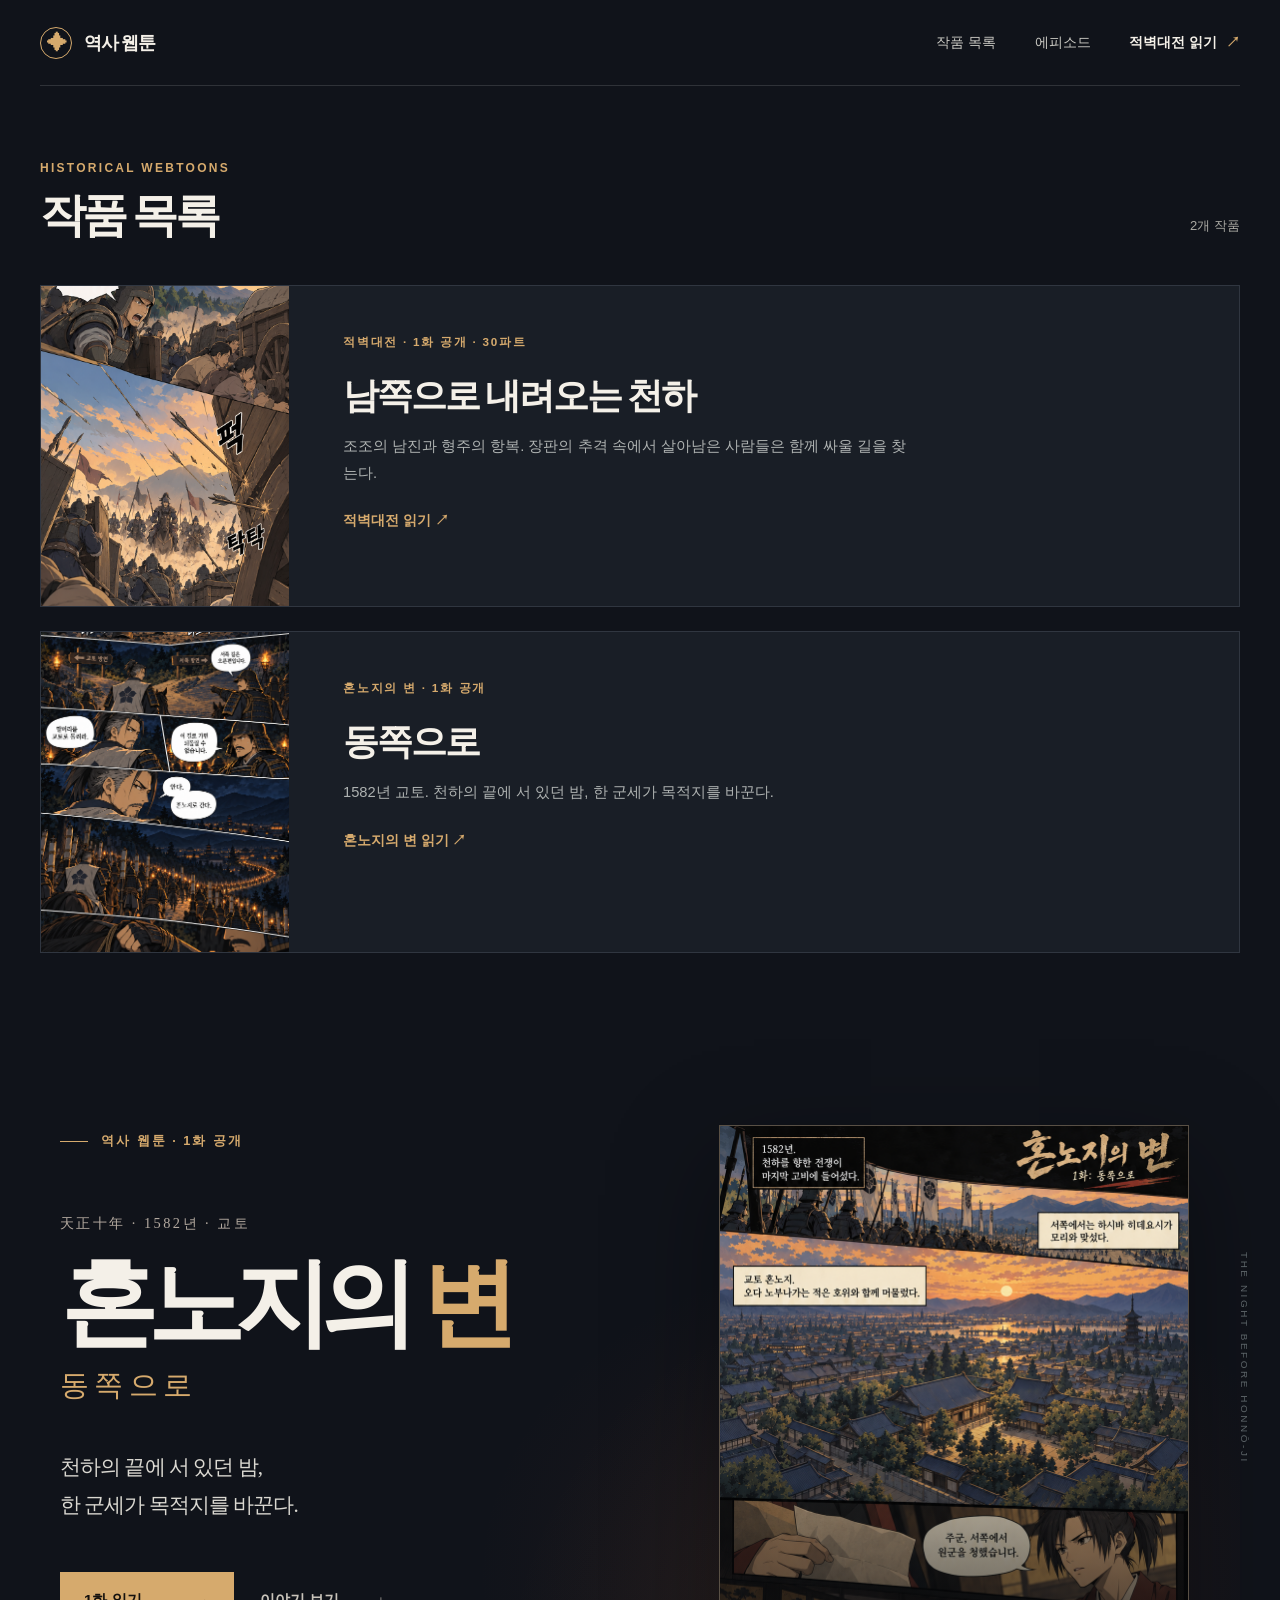
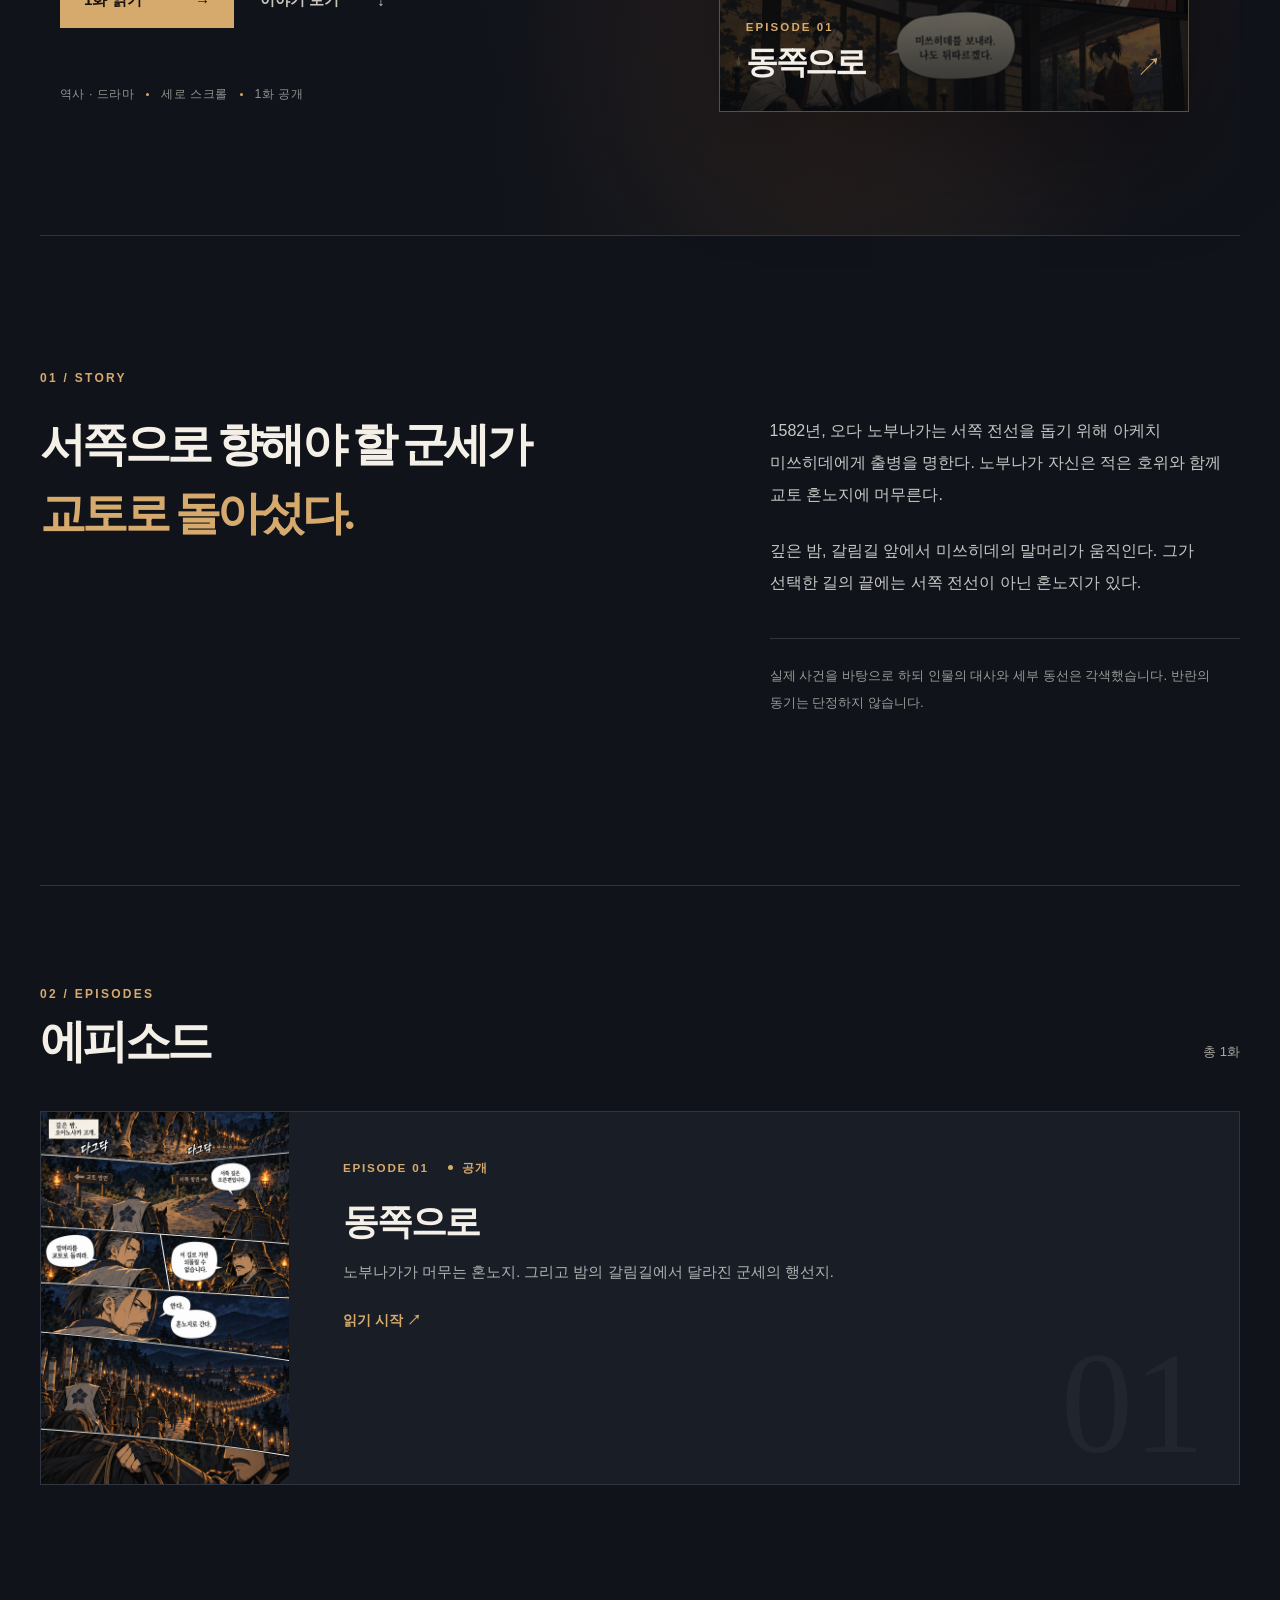
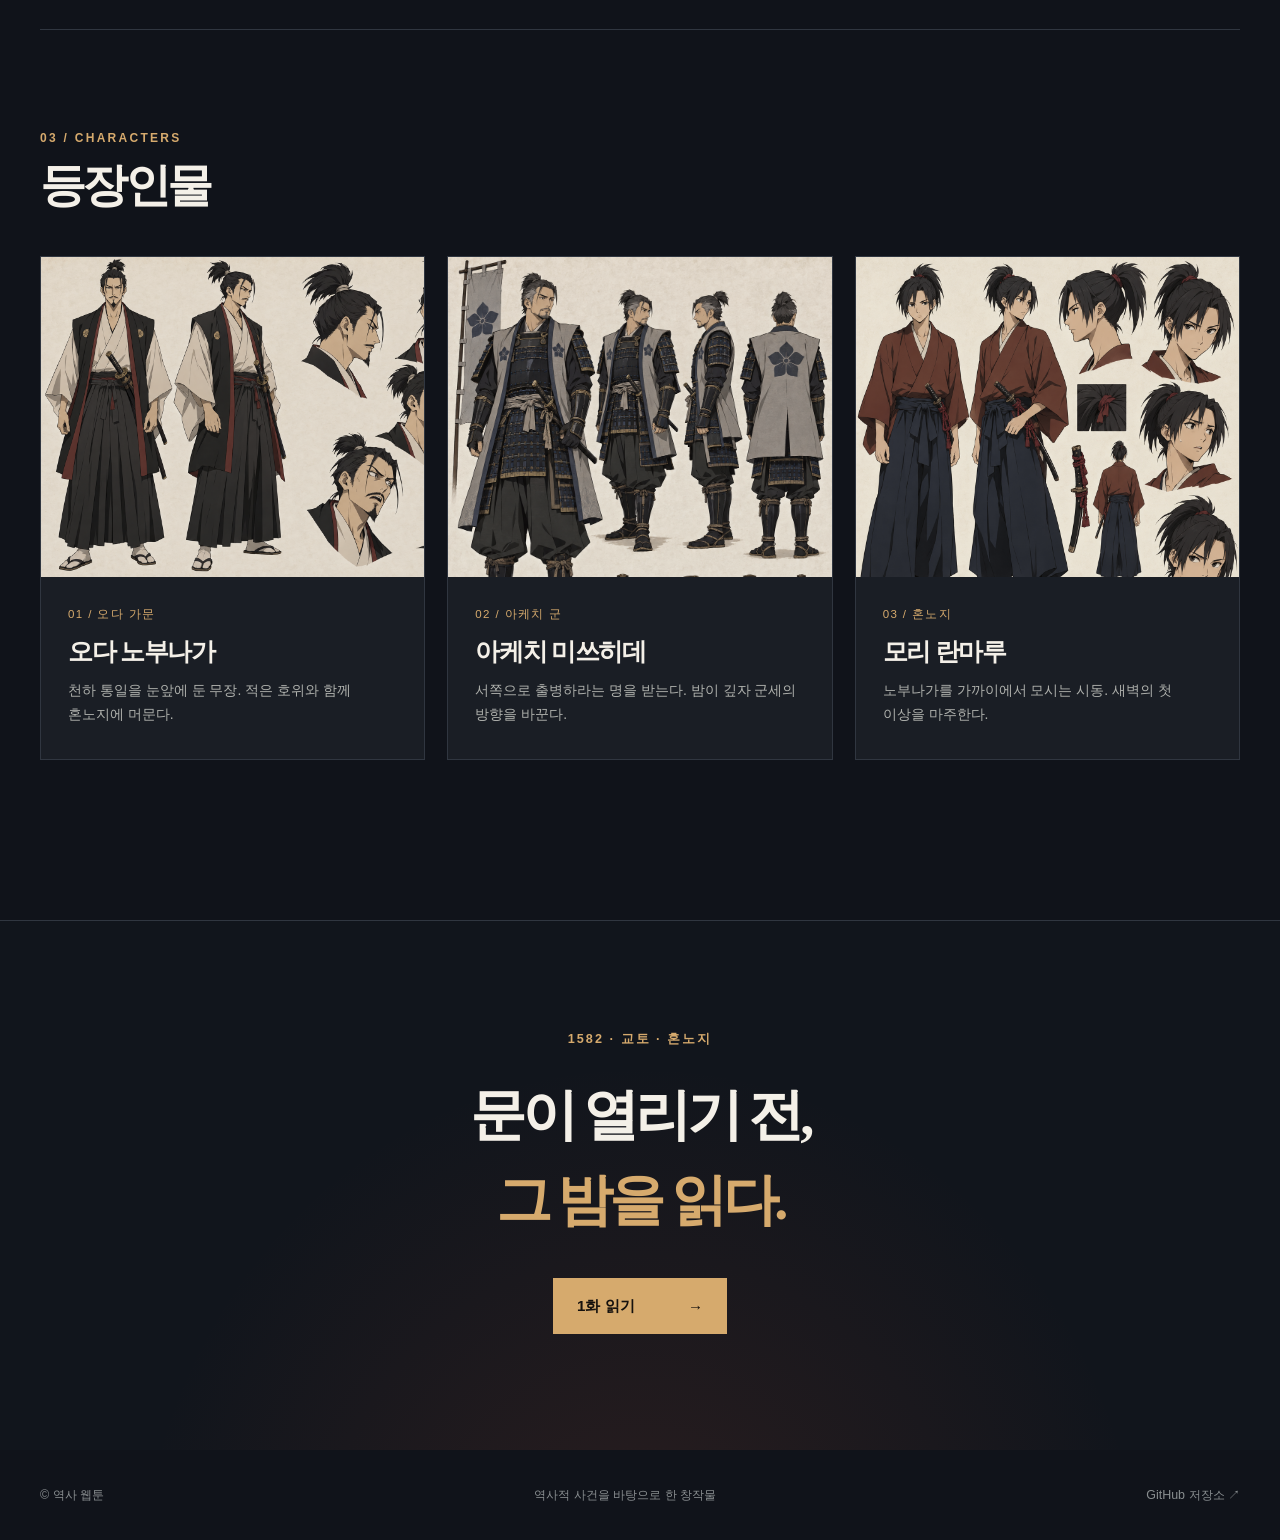
<file: index.html>
<!doctype html>
<html lang="ko">
<head>
  <meta charset="utf-8">
  <meta name="viewport" content="width=device-width, initial-scale=1">
  <meta name="theme-color" content="#10131a">
  <meta name="description" content="역사 웹툰 적벽대전과 혼노지의 변을 세로 스크롤로 읽어 보세요. 적벽대전 1화 30파트 공개.">
  <meta property="og:type" content="website">
  <meta property="og:title" content="역사 웹툰 | 적벽대전 · 혼노지의 변">
  <meta property="og:description" content="적벽대전 1화 30파트와 혼노지의 변 1화를 읽어 보세요.">
  <meta property="og:image" content="https://suke9800.github.io/honnoji-webtoon/01-제국의-끝자락.png">
  <link rel="canonical" href="https://suke9800.github.io/honnoji-webtoon/">
  <link rel="icon" type="image/svg+xml" href="favicon.svg">
  <link rel="stylesheet" href="site.css">
  <title>역사 웹툰 | 적벽대전 · 혼노지의 변</title>
</head>
<body class="home-page">
  <a class="skip-link" href="#main">본문으로 건너뛰기</a>
  <header class="site-header">
    <a class="brand" href="./" aria-label="역사 웹툰 홈">
      <span class="brand-mark" aria-hidden="true">✦</span>
      <span>역사 웹툰</span>
    </a>
    <nav aria-label="주 메뉴">
      <a href="#works">작품 목록</a>
      <a href="#episodes">에피소드</a>
      <a class="nav-read" href="red-cliffs/episode-1.html">적벽대전 읽기 <span aria-hidden="true">↗</span></a>
    </nav>
  </header>

  <main id="main">
    <section id="works" class="works-section section-shell" aria-labelledby="works-title">
      <div class="section-heading compact"><div><span class="section-number">HISTORICAL WEBTOONS</span><h2 id="works-title">작품 목록</h2></div><span class="episode-count">2개 작품</span></div>
      <div class="works-list">
        <a class="episode-card" href="red-cliffs/episode-1.html" aria-label="적벽대전 1화 남쪽으로 내려오는 천하 읽기">
          <div class="episode-thumb red-cliffs-thumb"><img src="red-cliffs/assets/part-17.png" alt="장판의 피란 대열에 쏟아지는 화살" width="724" height="2172" loading="eager"></div>
          <div class="episode-info"><span class="episode-kicker">적벽대전 · 1화 공개 · 30파트</span><h3>남쪽으로 내려오는 천하</h3><p>조조의 남진과 형주의 항복. 장판의 추격 속에서 살아남은 사람들은 함께 싸울 길을 찾는다.</p><span class="episode-read">적벽대전 읽기 ↗</span></div>
        </a>
        <a class="episode-card" href="episode-1.html" aria-label="혼노지의 변 1화 동쪽으로 읽기">
          <div class="episode-thumb"><img src="03-길이-꺾이는-밤.png" alt="밤길을 달리는 아케치 군" width="1024" height="1536" loading="lazy"></div>
          <div class="episode-info"><span class="episode-kicker">혼노지의 변 · 1화 공개</span><h3>동쪽으로</h3><p>1582년 교토. 천하의 끝에 서 있던 밤, 한 군세가 목적지를 바꾼다.</p><span class="episode-read">혼노지의 변 읽기 ↗</span></div>
        </a>
      </div>
    </section>

    <section class="hero" aria-labelledby="hero-title">
      <div class="hero-glow" aria-hidden="true"></div>
      <div class="hero-copy">
        <p class="eyebrow"><span class="eyebrow-line"></span> 역사 웹툰 · 1화 공개</p>
        <p class="hero-era">天正十年 · 1582년 · 교토</p>
        <h1 id="hero-title">혼노지의 <em>변</em></h1>
        <p class="hero-subtitle">동쪽으로</p>
        <p class="hero-lead">천하의 끝에 서 있던 밤,<br>한 군세가 목적지를 바꾼다.</p>
        <div class="hero-actions">
          <a class="button button-primary" href="episode-1.html">1화 읽기 <span aria-hidden="true">→</span></a>
          <a class="button button-text" href="#story">이야기 보기 <span aria-hidden="true">↓</span></a>
        </div>
        <div class="hero-meta" aria-label="작품 정보">
          <span>역사 · 드라마</span><span class="meta-divider" aria-hidden="true"></span>
          <span>세로 스크롤</span><span class="meta-divider" aria-hidden="true"></span>
          <span>1화 공개</span>
        </div>
      </div>
      <a class="hero-art" href="episode-1.html" aria-label="1화 동쪽으로 읽기">
        <img src="01-제국의-끝자락.png" alt="군세와 저녁의 교토가 펼쳐지는 1화 첫 장면" width="938" height="1677" fetchpriority="high">
        <span class="art-caption"><span>EPISODE 01</span><strong>동쪽으로</strong><span aria-hidden="true">↗</span></span>
      </a>
      <span class="hero-vertical" aria-hidden="true">THE NIGHT BEFORE HONNŌ-JI</span>
    </section>

    <section id="story" class="story-section section-shell" aria-labelledby="story-title">
      <div class="section-heading">
        <span class="section-number">01 / STORY</span>
        <h2 id="story-title">서쪽으로 향해야 할 군세가<br><em>교토로 돌아섰다.</em></h2>
      </div>
      <div class="story-body">
        <p>1582년, 오다 노부나가는 서쪽 전선을 돕기 위해 아케치 미쓰히데에게 출병을 명한다. 노부나가 자신은 적은 호위와 함께 교토 혼노지에 머무른다.</p>
        <p>깊은 밤, 갈림길 앞에서 미쓰히데의 말머리가 움직인다. 그가 선택한 길의 끝에는 서쪽 전선이 아닌 혼노지가 있다.</p>
        <p class="story-note">실제 사건을 바탕으로 하되 인물의 대사와 세부 동선은 각색했습니다. 반란의 동기는 단정하지 않습니다.</p>
      </div>
    </section>

    <section id="episodes" class="episodes-section section-shell" aria-labelledby="episodes-title">
      <div class="section-heading compact">
        <div><span class="section-number">02 / EPISODES</span><h2 id="episodes-title">에피소드</h2></div>
        <span class="episode-count">총 1화</span>
      </div>
      <a class="episode-card" href="episode-1.html" aria-label="1화 동쪽으로 읽기">
        <div class="episode-thumb"><img src="03-길이-꺾이는-밤.png" alt="밤길을 달리는 아케치 군" width="1024" height="1536" loading="lazy"></div>
        <div class="episode-info">
          <span class="episode-kicker">EPISODE 01 <span class="live-dot"></span> 공개</span>
          <h3>동쪽으로</h3>
          <p>노부나가가 머무는 혼노지. 그리고 밤의 갈림길에서 달라진 군세의 행선지.</p>
          <span class="episode-read">읽기 시작 <span aria-hidden="true">↗</span></span>
        </div>
        <span class="episode-index" aria-hidden="true">01</span>
      </a>
    </section>

    <section class="cast-section section-shell" aria-labelledby="cast-title">
      <div class="section-heading compact">
        <div><span class="section-number">03 / CHARACTERS</span><h2 id="cast-title">등장인물</h2></div>
      </div>
      <div class="cast-grid">
        <article class="cast-card">
          <div class="cast-image"><img src="인물-노부나가.png" alt="오다 노부나가 인물 기준 그림" width="1536" height="1024" loading="lazy"></div>
          <div class="cast-copy"><span>01 / 오다 가문</span><h3>오다 노부나가</h3><p>천하 통일을 눈앞에 둔 무장. 적은 호위와 함께 혼노지에 머문다.</p></div>
        </article>
        <article class="cast-card">
          <div class="cast-image"><img src="인물-미쓰히데.png" alt="아케치 미쓰히데 인물 기준 그림" width="1024" height="1536" loading="lazy"></div>
          <div class="cast-copy"><span>02 / 아케치 군</span><h3>아케치 미쓰히데</h3><p>서쪽으로 출병하라는 명을 받는다. 밤이 깊자 군세의 방향을 바꾼다.</p></div>
        </article>
        <article class="cast-card">
          <div class="cast-image"><img src="인물-란마루.png" alt="모리 란마루 인물 기준 그림" width="1214" height="1296" loading="lazy"></div>
          <div class="cast-copy"><span>03 / 혼노지</span><h3>모리 란마루</h3><p>노부나가를 가까이에서 모시는 시동. 새벽의 첫 이상을 마주한다.</p></div>
        </article>
      </div>
    </section>

    <section class="closing-cta" aria-labelledby="closing-title">
      <p class="eyebrow">1582 · 교토 · 혼노지</p>
      <h2 id="closing-title">문이 열리기 전,<br><em>그 밤을 읽다.</em></h2>
      <a class="button button-primary" href="episode-1.html">1화 읽기 <span aria-hidden="true">→</span></a>
    </section>
  </main>

  <footer class="site-footer">
    <span>© 역사 웹툰</span>
    <span>역사적 사건을 바탕으로 한 창작물</span>
    <a href="https://github.com/suke9800/honnoji-webtoon" target="_blank" rel="noopener noreferrer">GitHub 저장소 <span aria-hidden="true">↗</span></a>
  </footer>
</body>
</html>
</file>
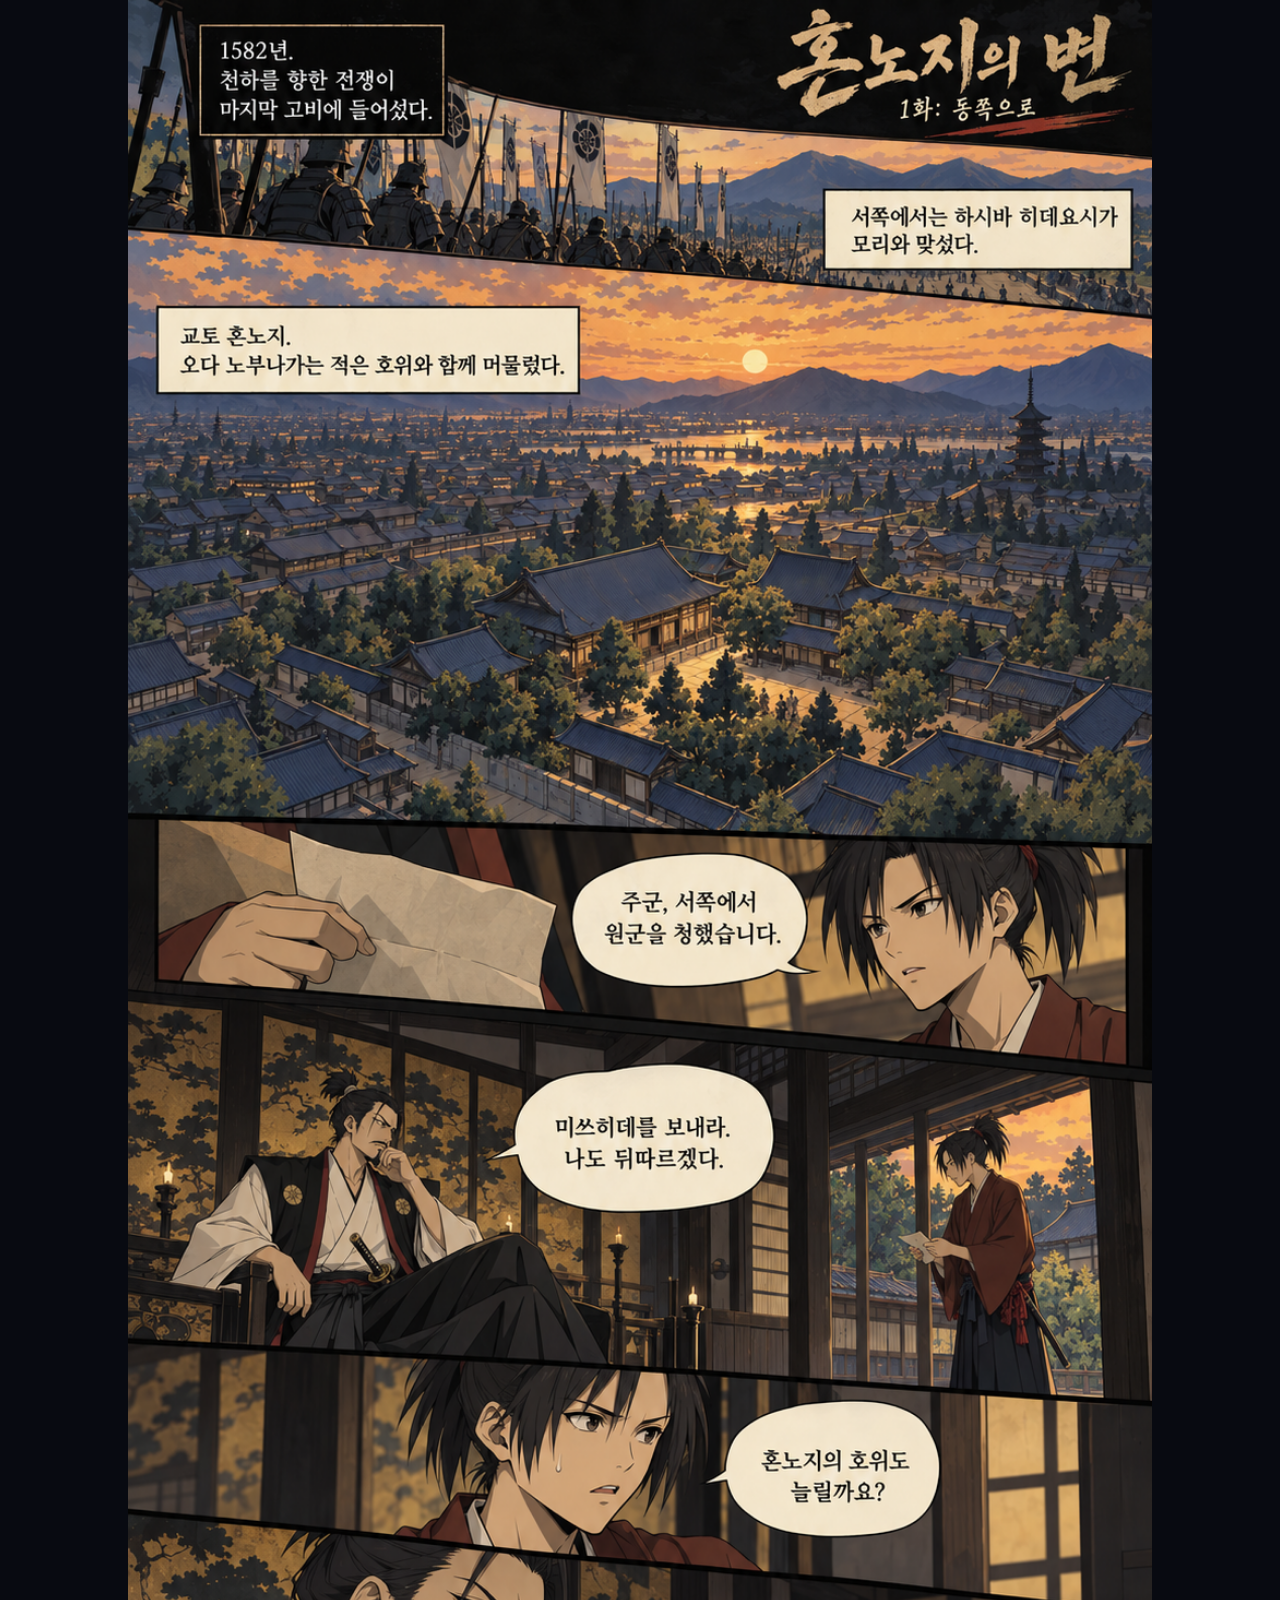
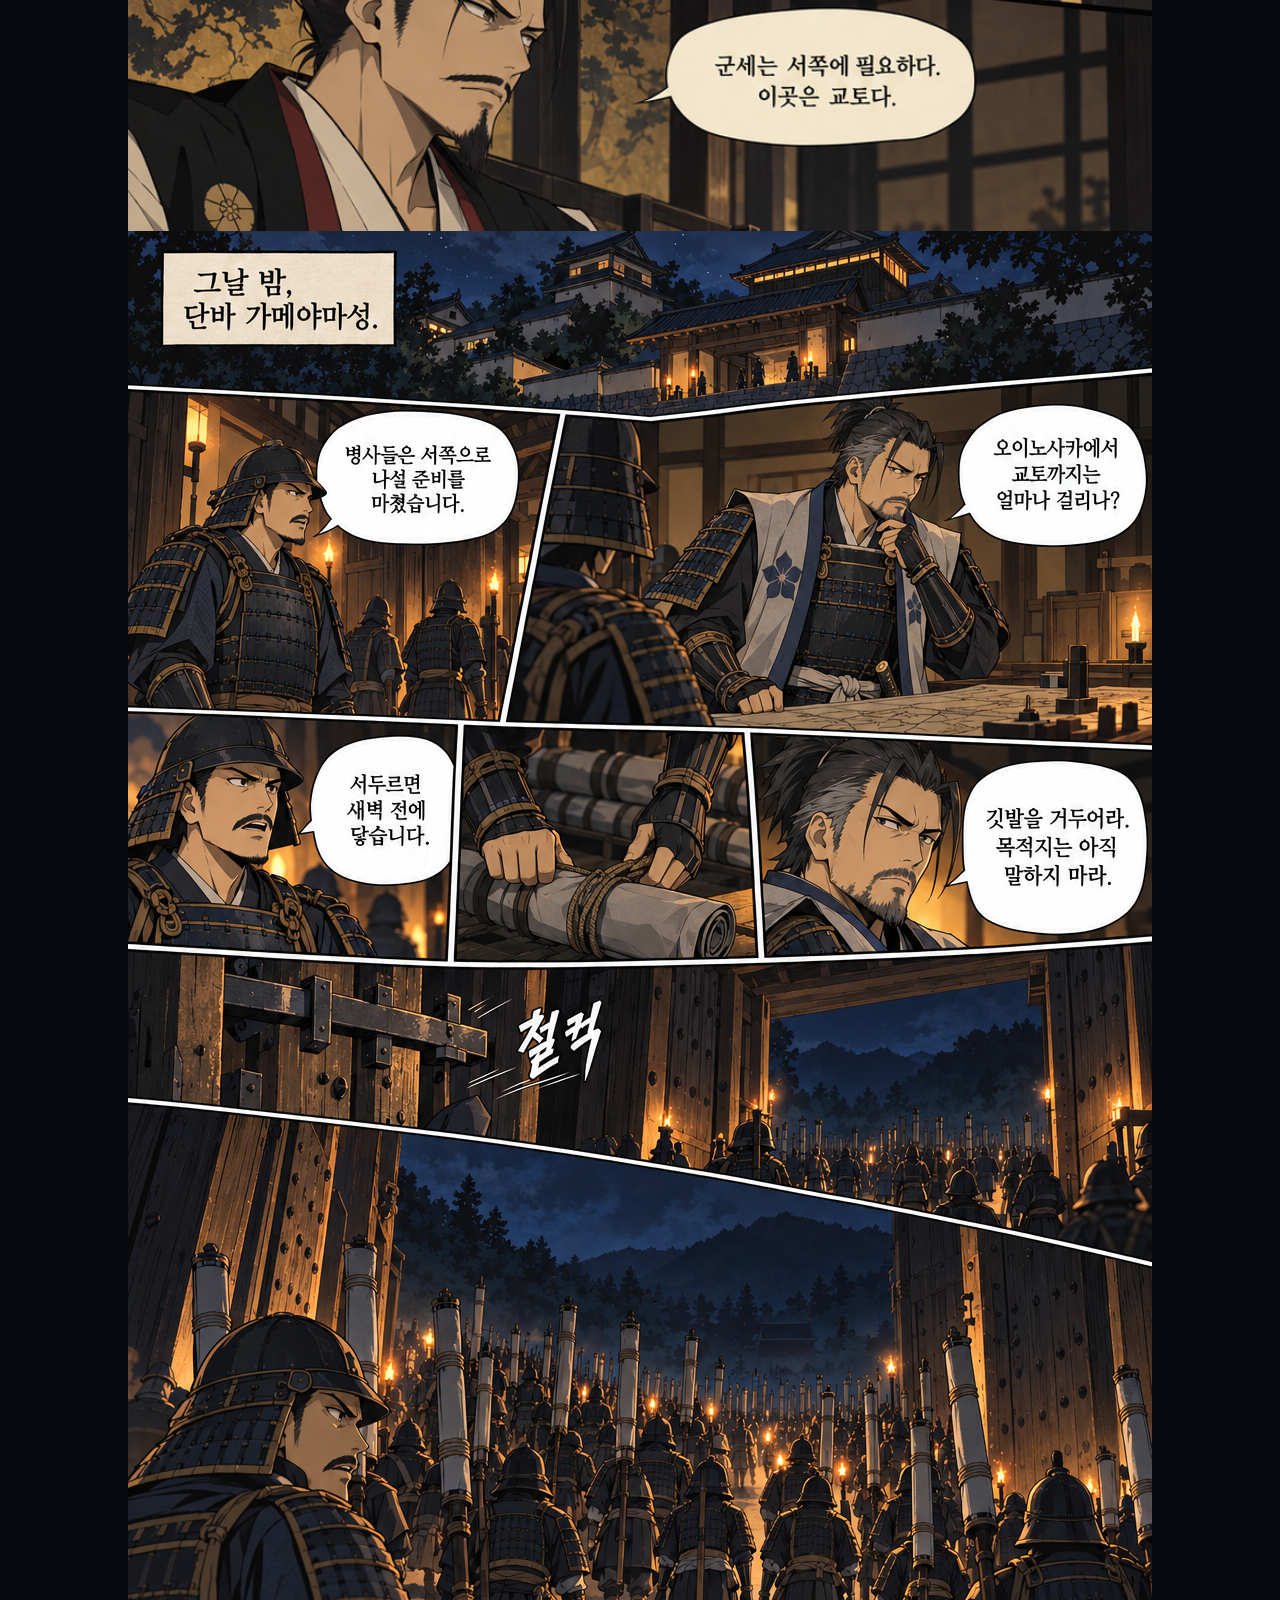
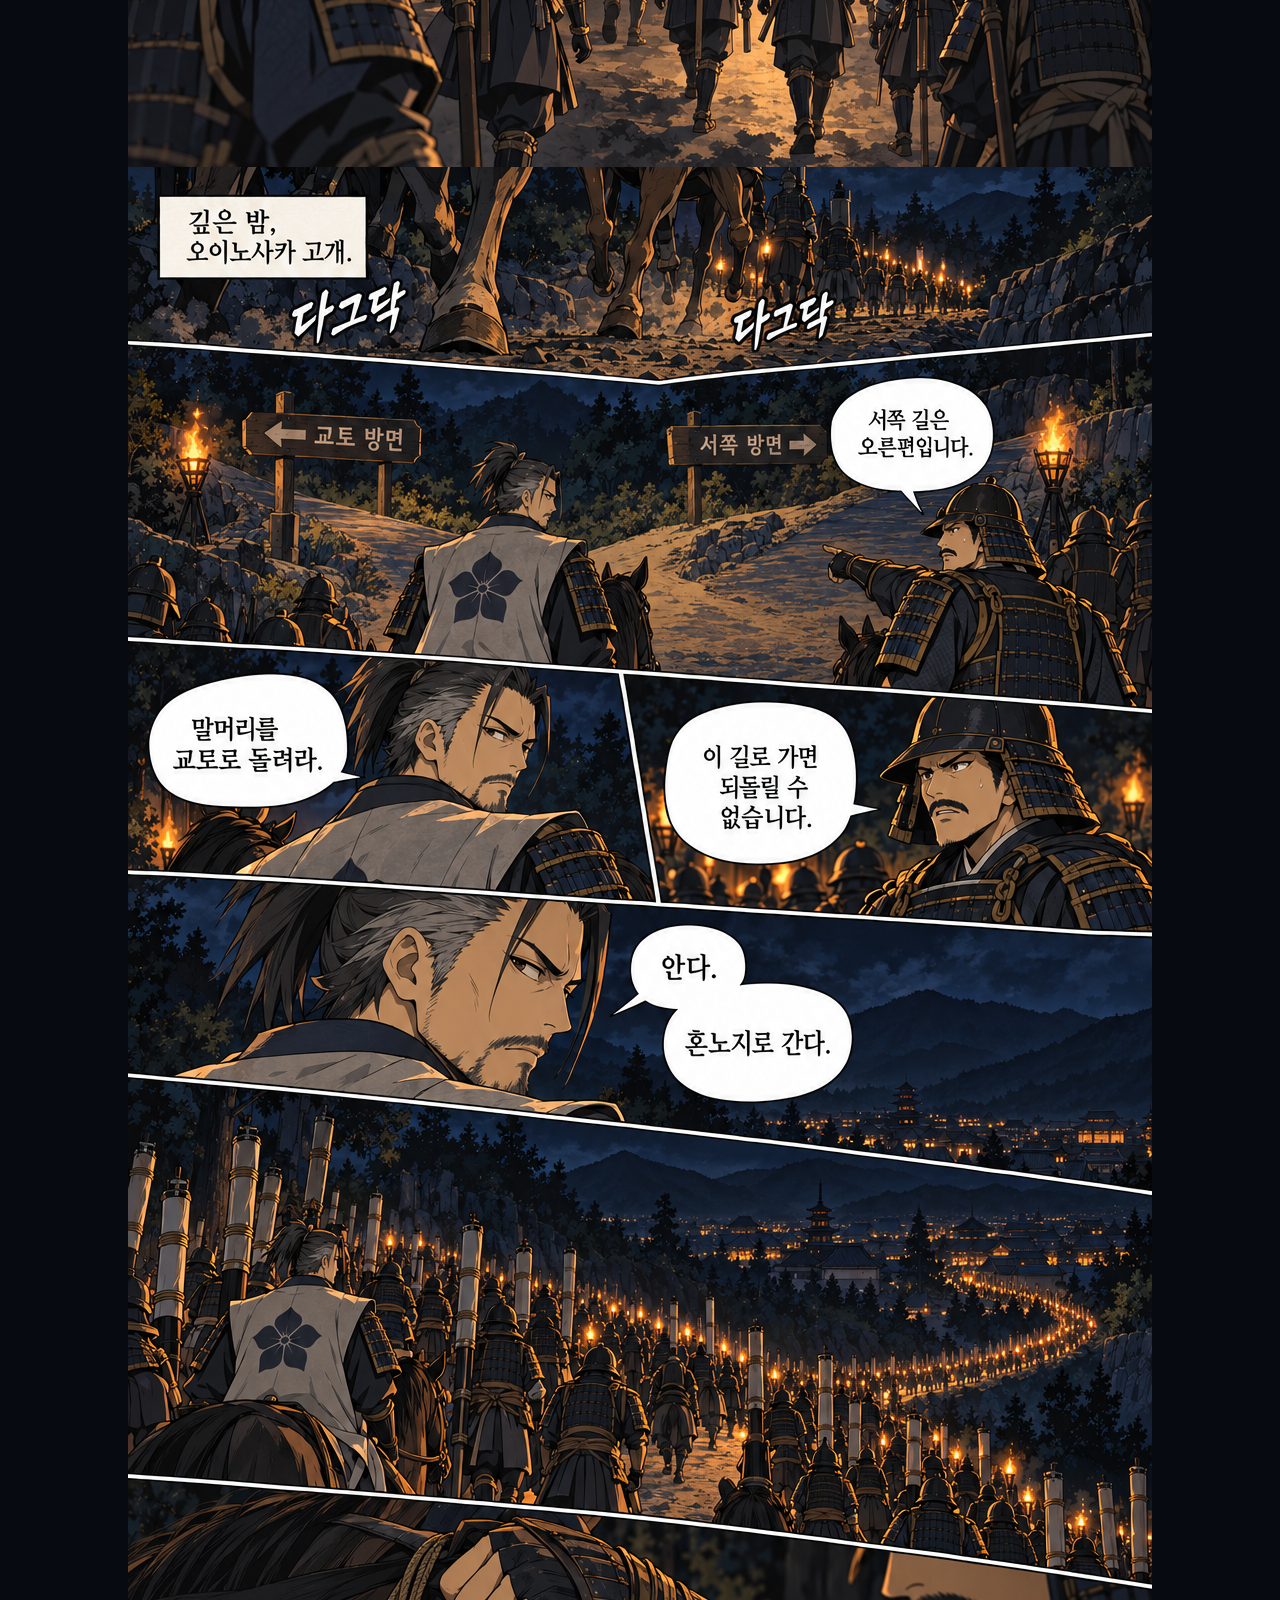
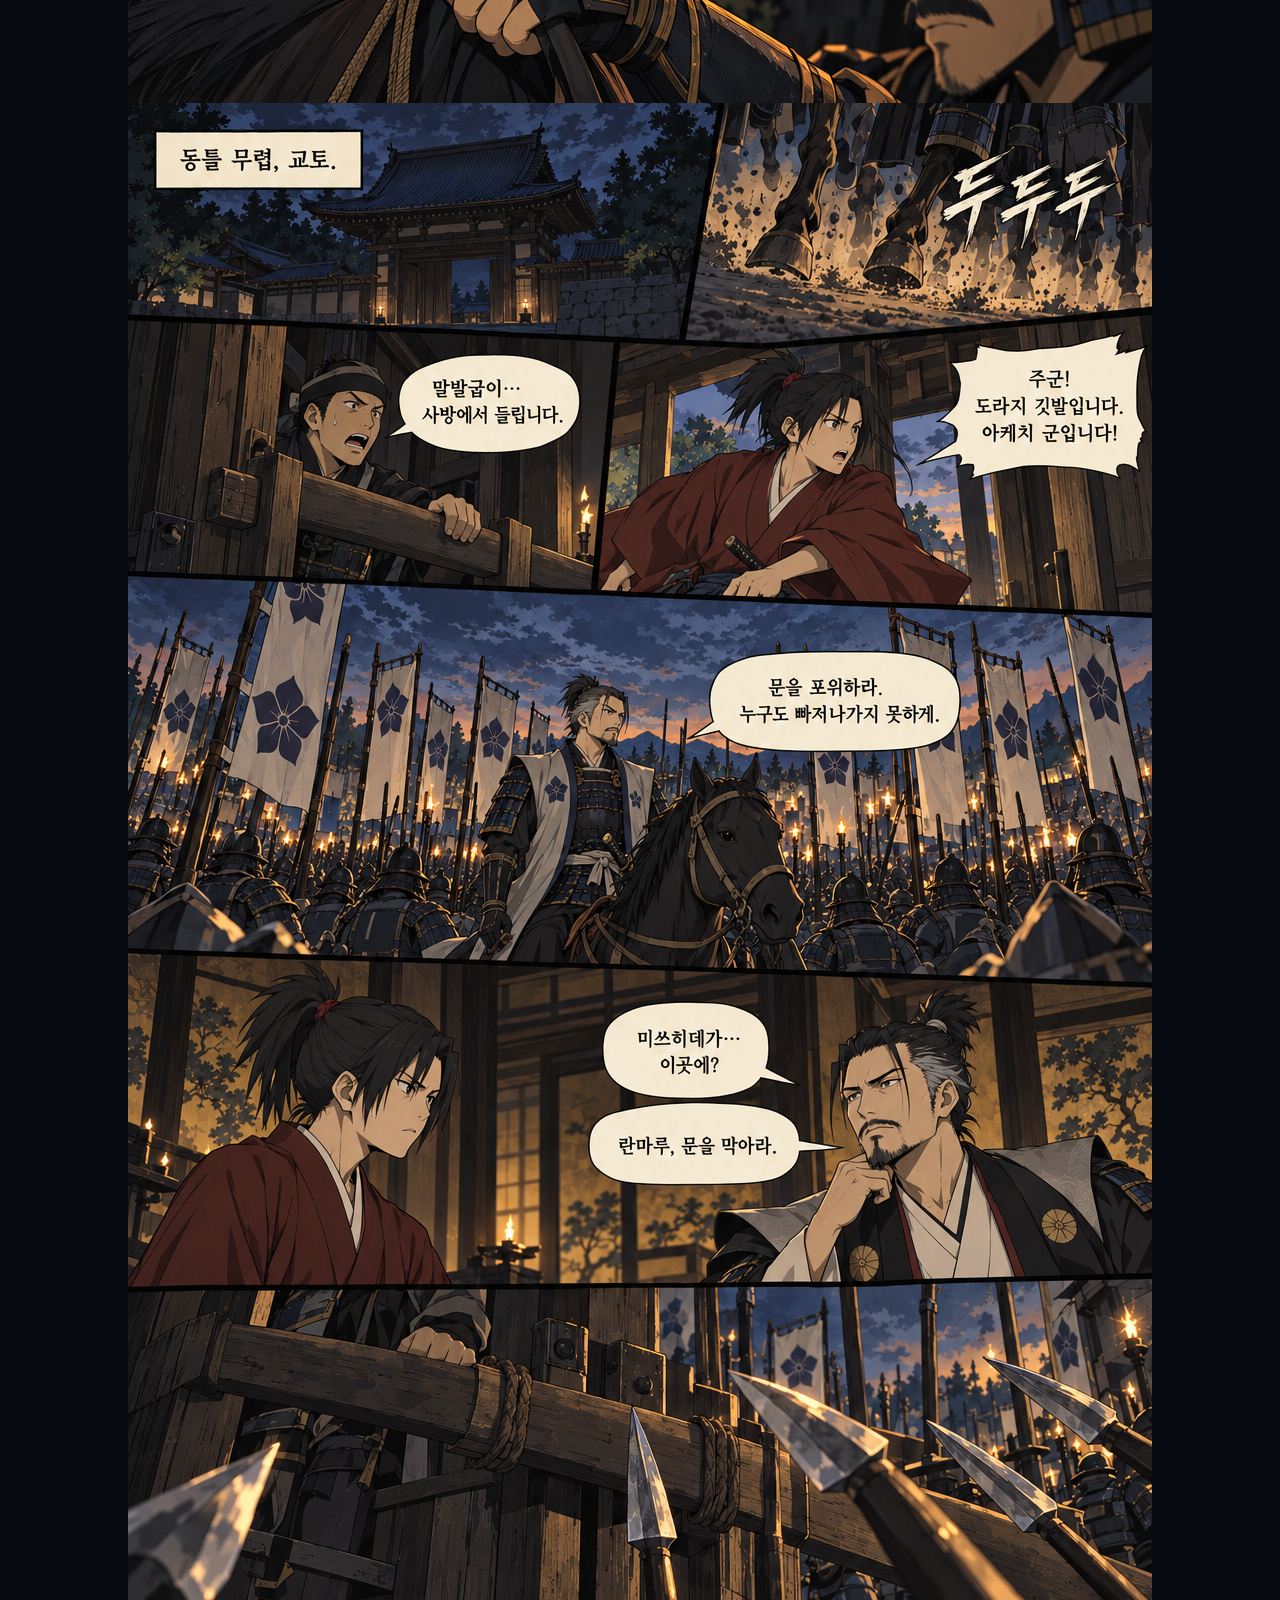
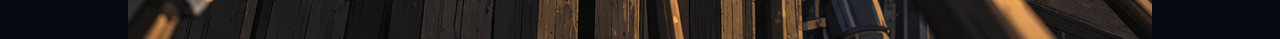
<file: 1화-보기.html>
<!doctype html>
<html lang="ko">
<head>
  <meta charset="utf-8">
  <meta name="viewport" content="width=device-width, initial-scale=1">
  <meta name="theme-color" content="#080a11">
  <title>혼노지의 변 1화 — 동쪽으로</title>
  <style>
    html { background: #080a11; }
    body { margin: 0; background: #080a11; color: #eee; }
    main { width: min(100%, 1024px); margin: 0 auto; }
    img { display: block; width: 100%; height: auto; }
  </style>
</head>
<body>
  <main aria-label="혼노지의 변 1화 — 동쪽으로">
    <img src="01-제국의-끝자락.png" alt="1582년의 전쟁과 교토 혼노지에서 노부나가가 원군을 보내기로 한다" width="1024" loading="eager">
    <img src="02-닫힌-명령.png" alt="가메야마성에서 미쓰히데가 군을 출발시킨다" width="1024" loading="lazy">
    <img src="03-길이-꺾이는-밤.png" alt="오이노사카에서 미쓰히데의 군이 교토로 방향을 바꾼다" width="1024" loading="lazy">
    <img src="04-도라지-깃발.png" alt="동틀 무렵 아케치 군이 혼노지를 포위한다" width="1024" loading="lazy">
  </main>
</body>
</html>
</file>
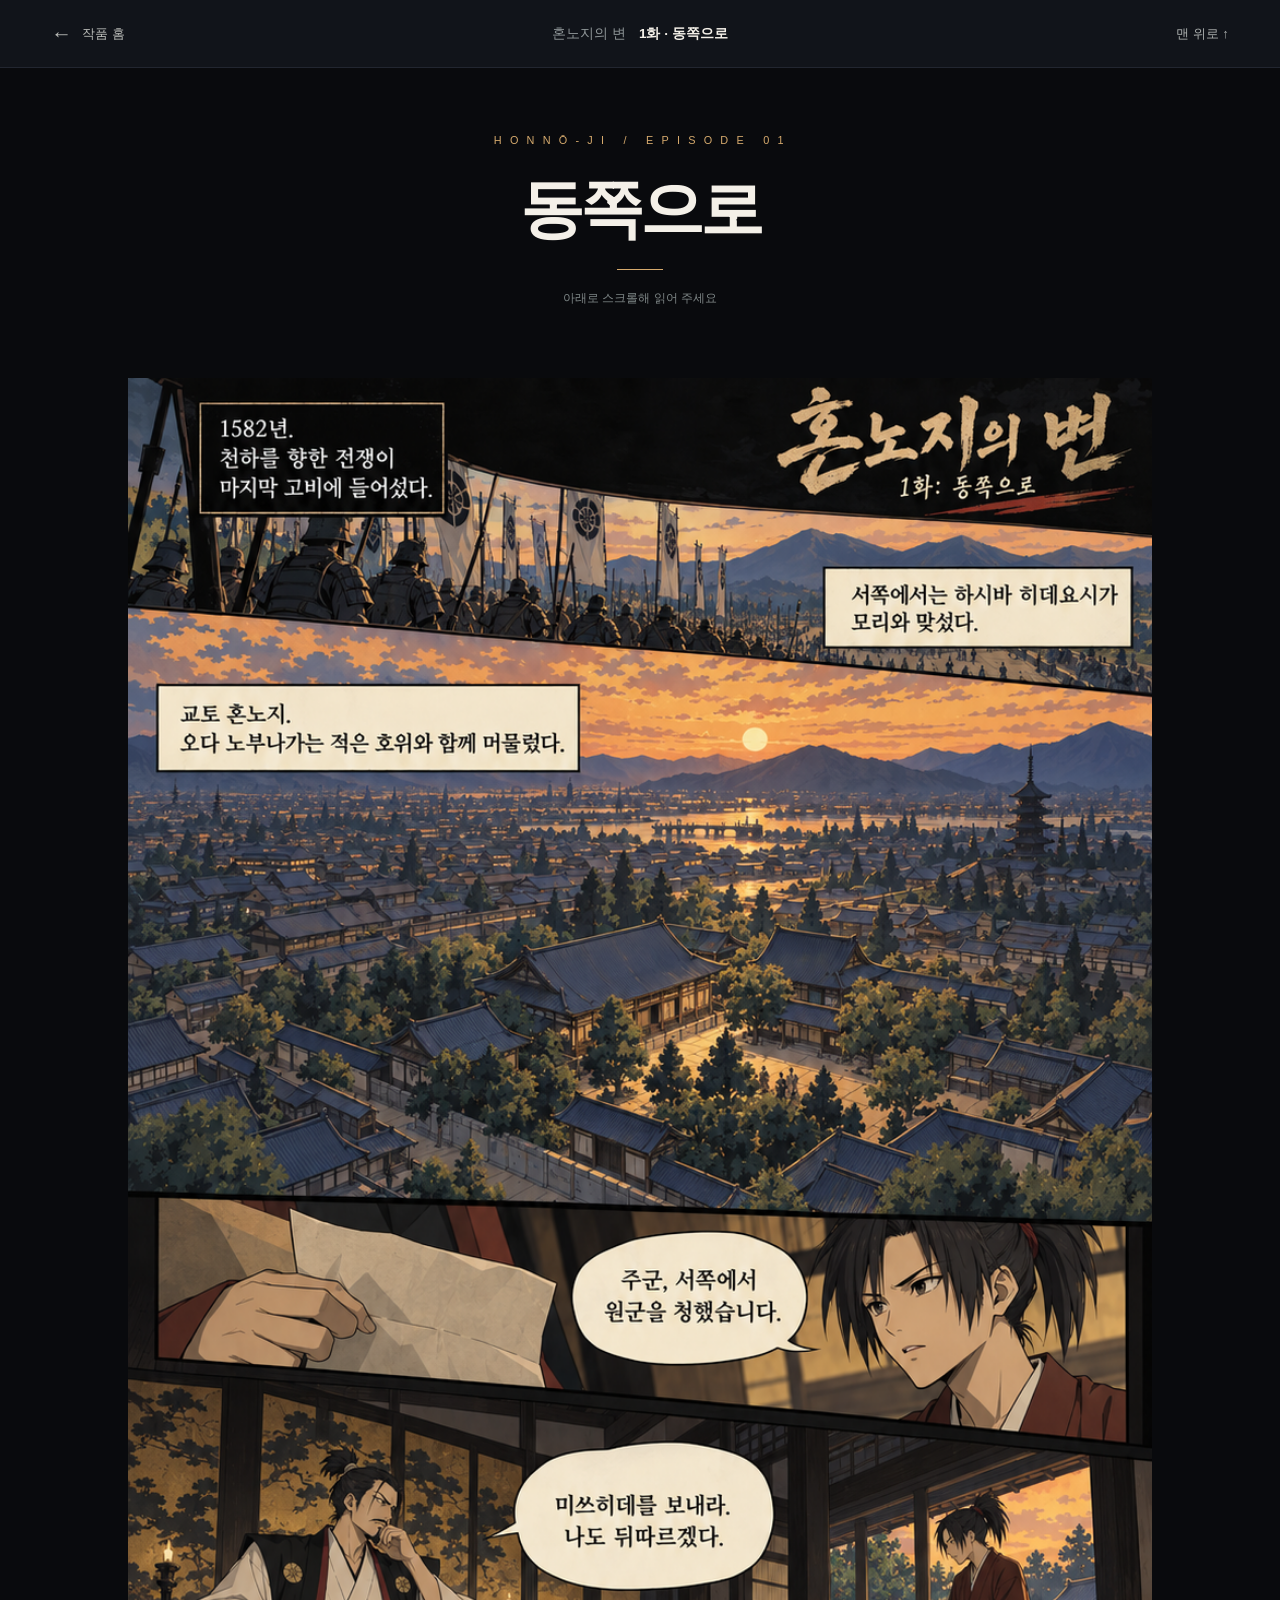
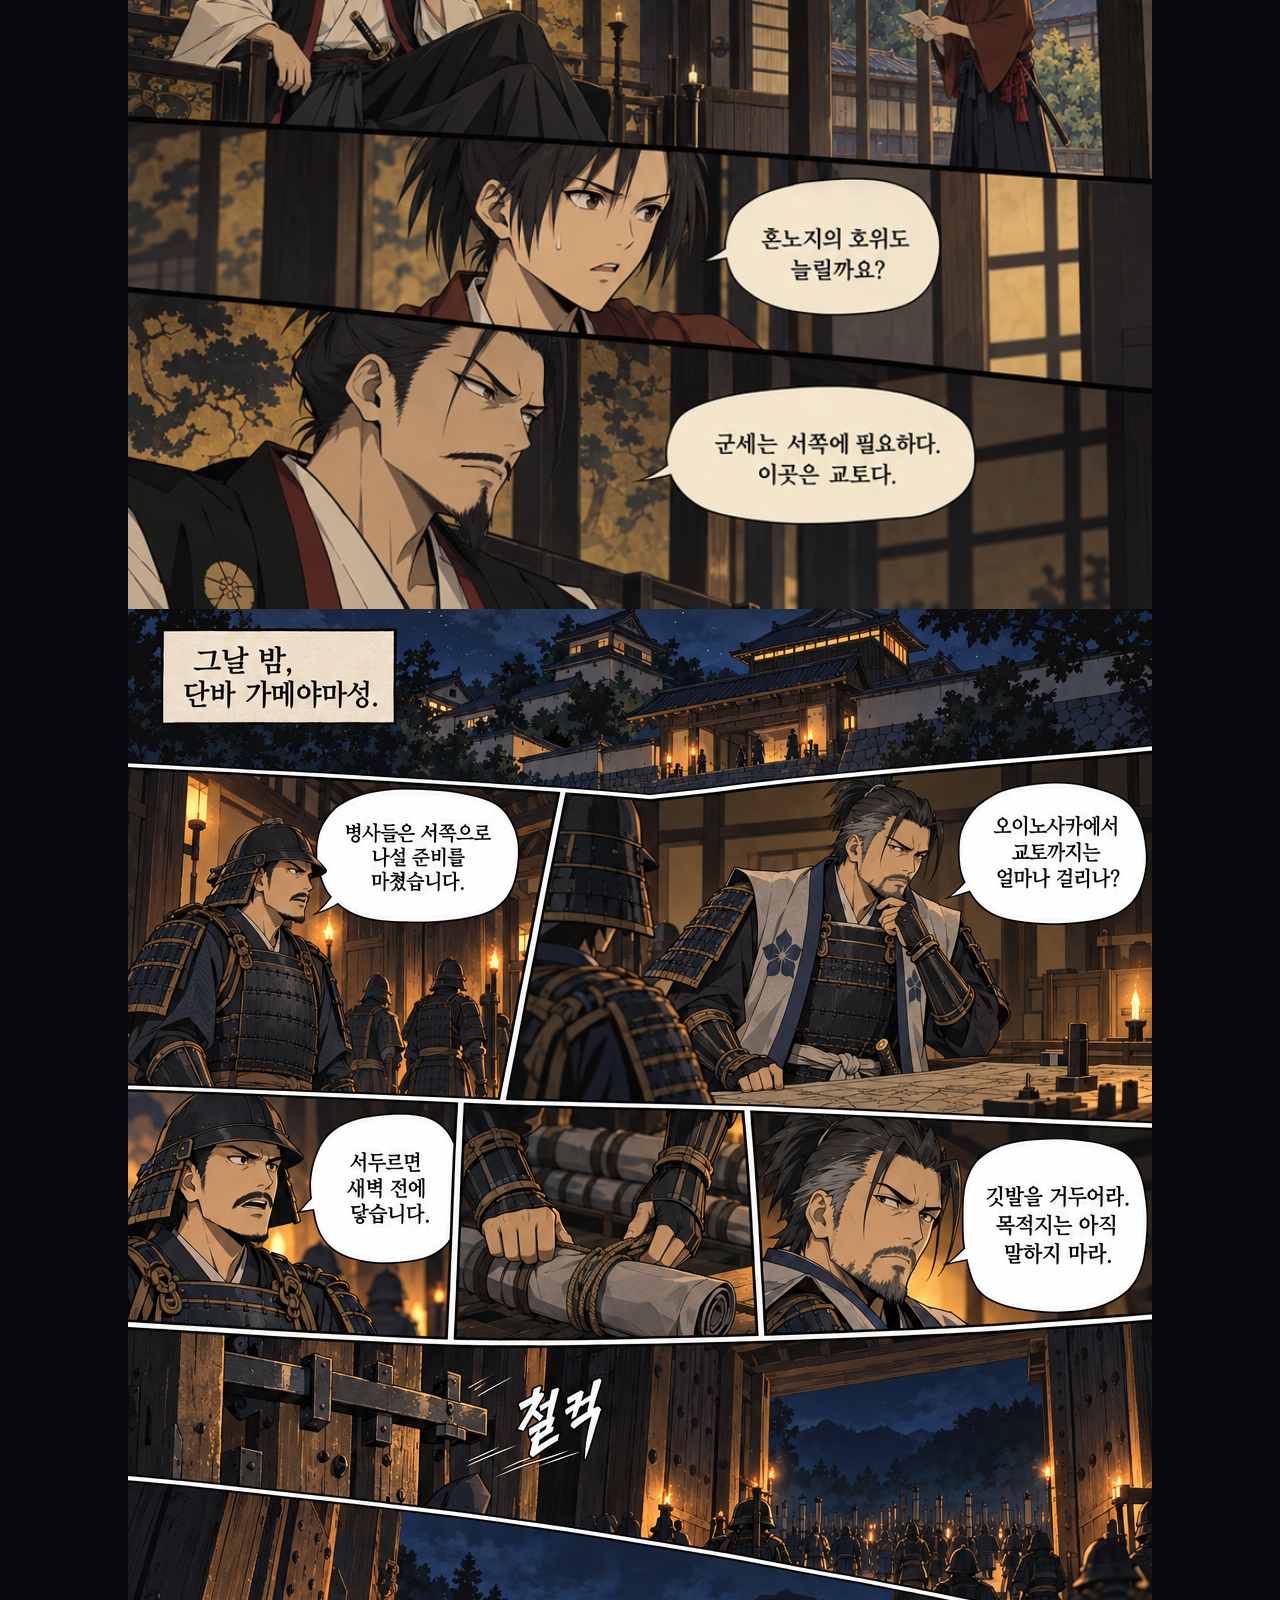
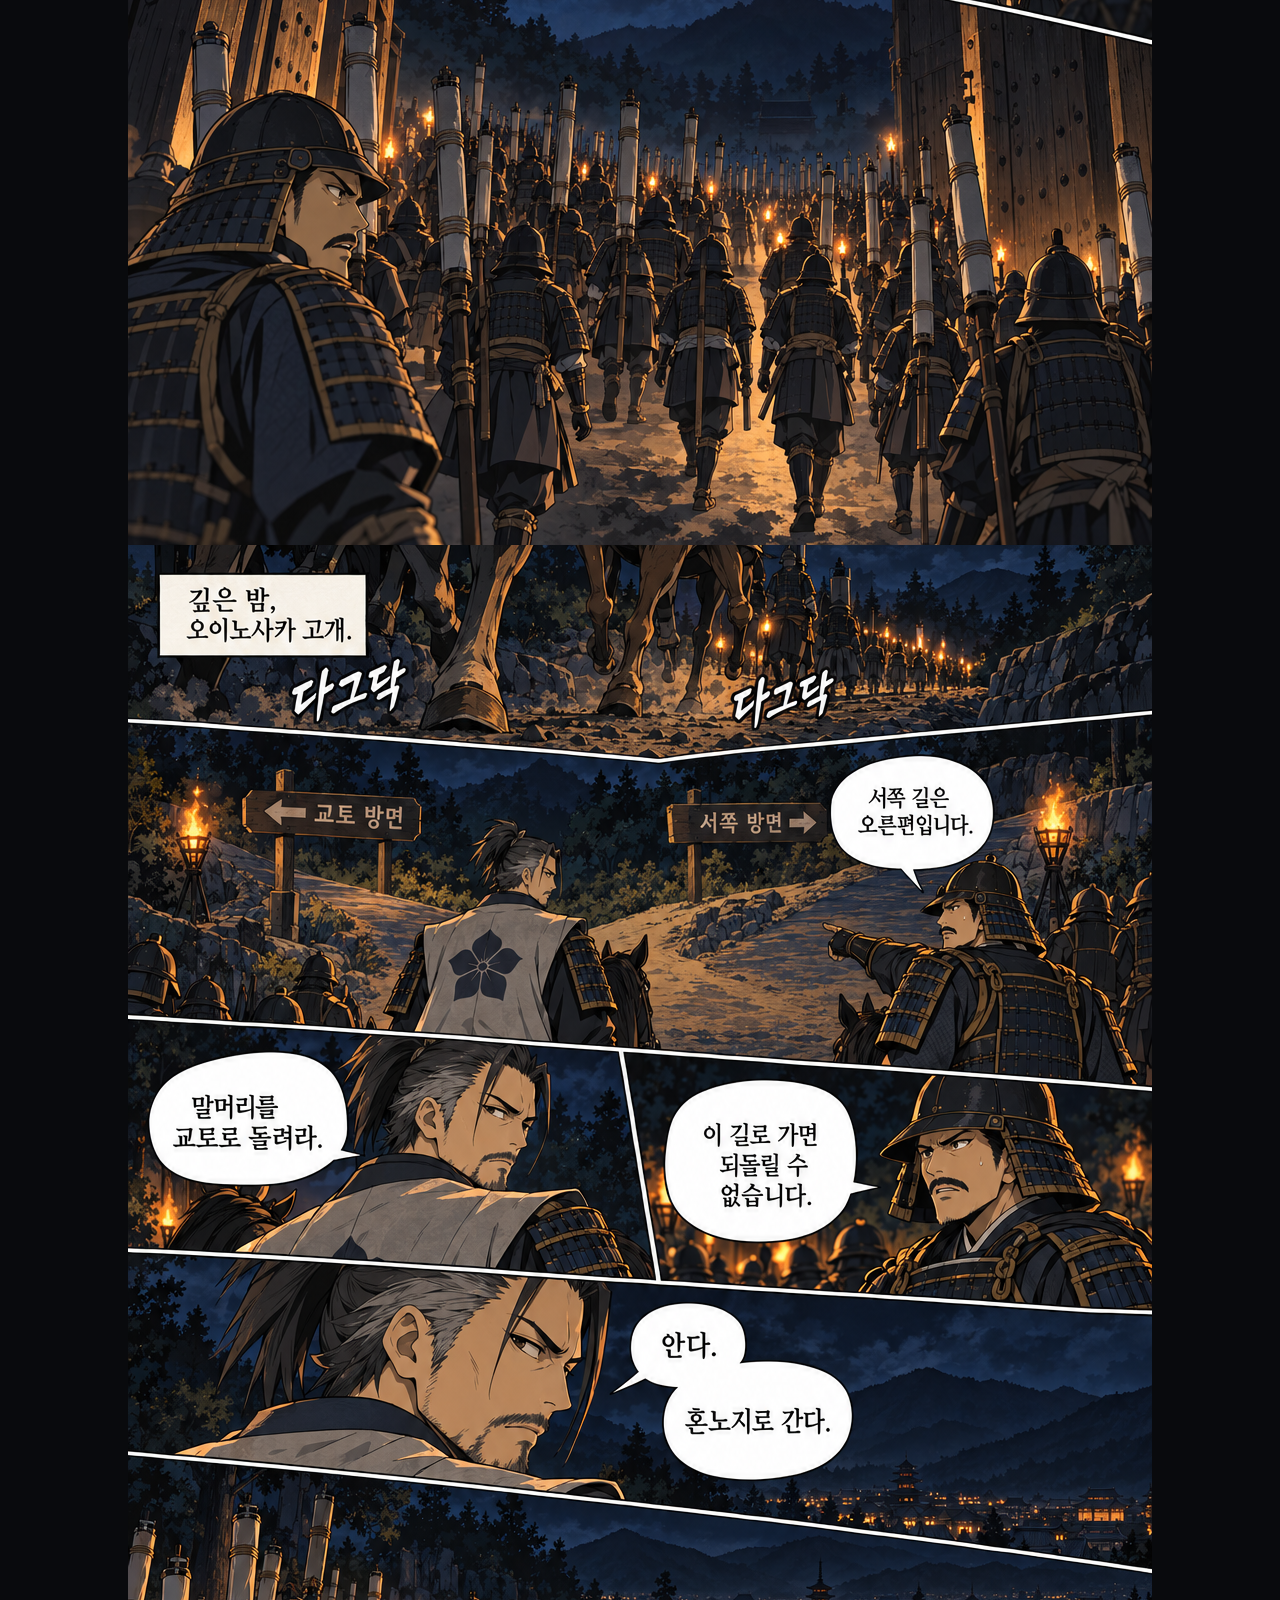
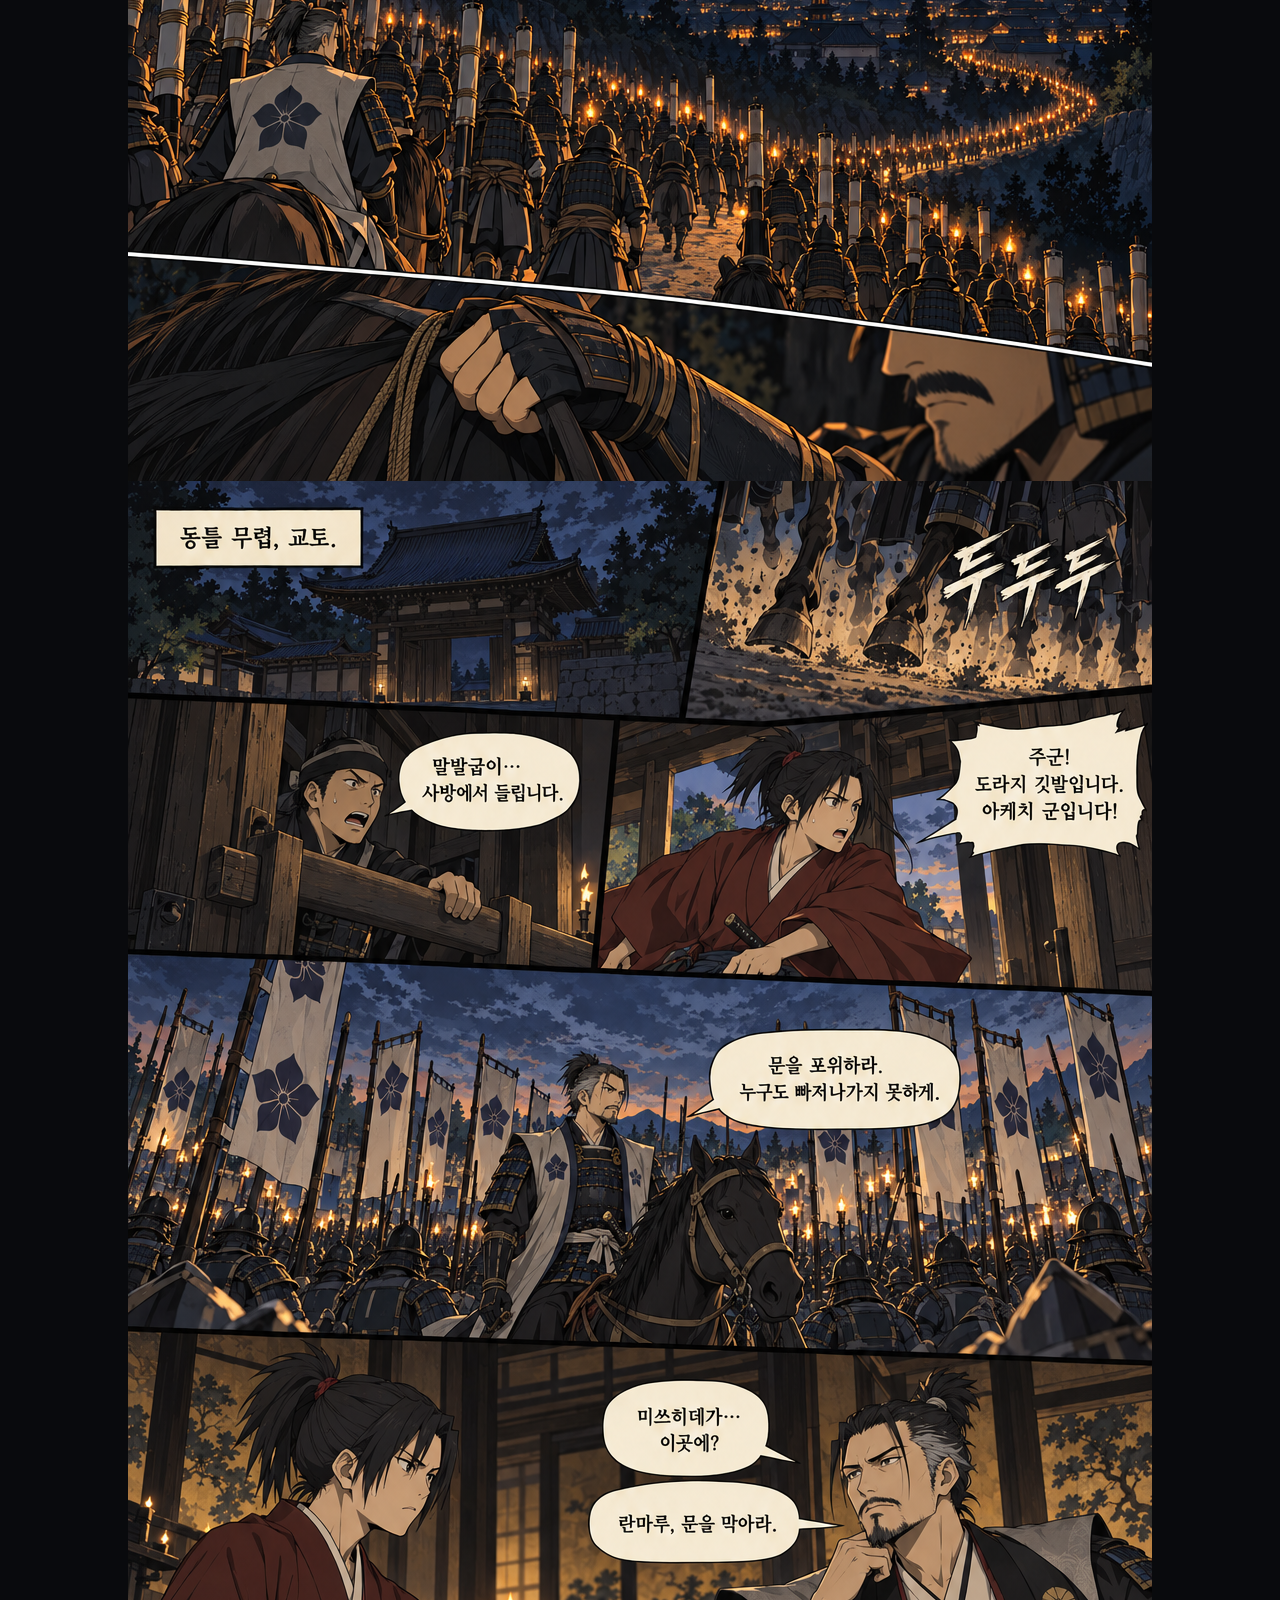
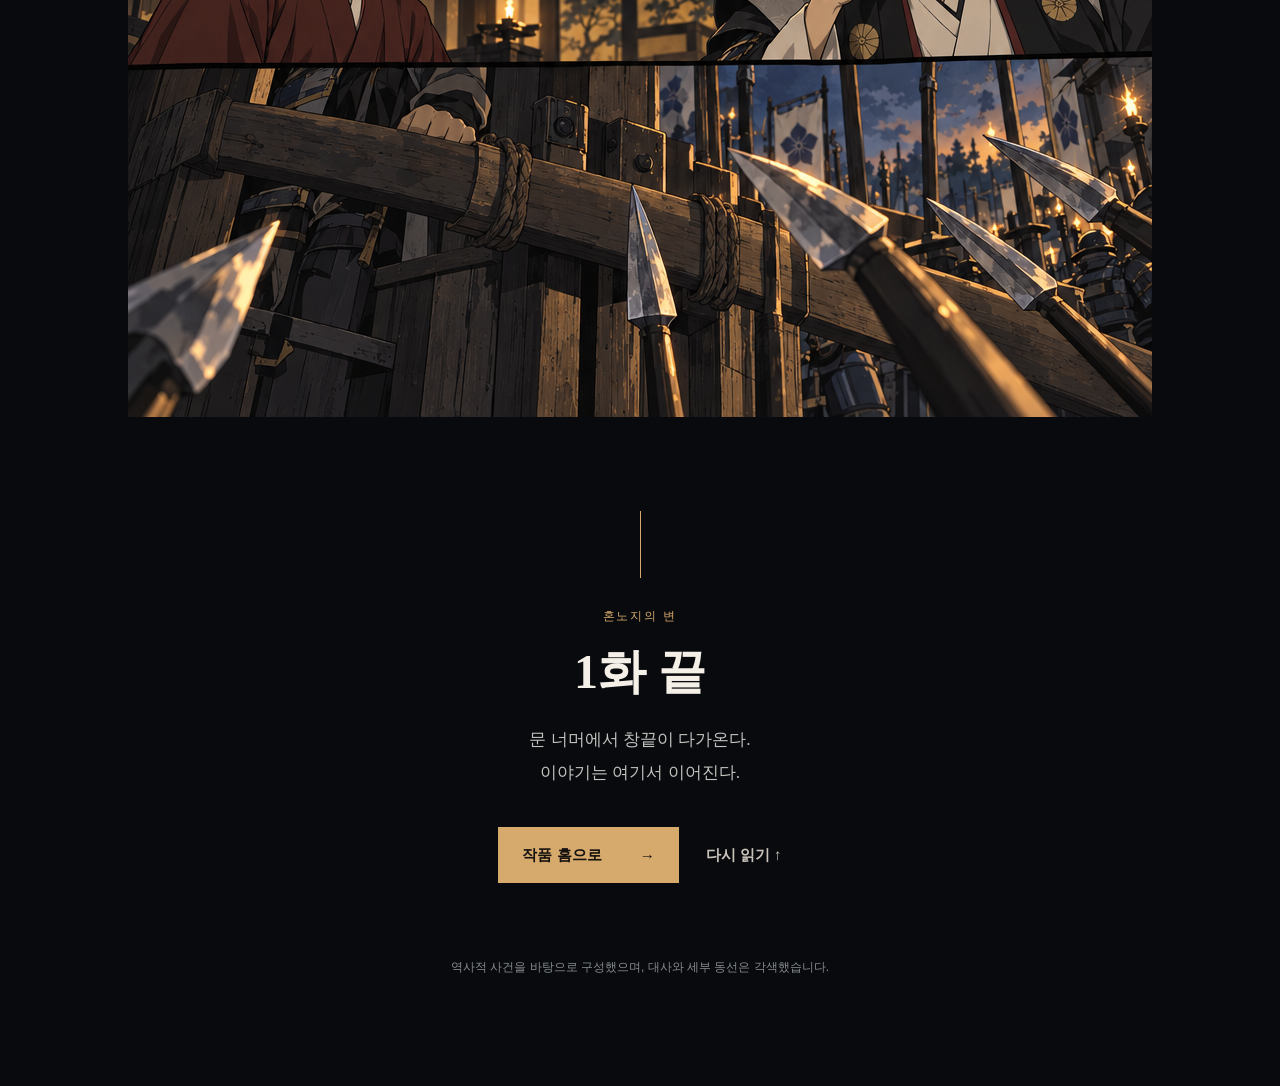
<file: episode-1.html>
<!doctype html>
<html lang="ko">
<head>
  <meta charset="utf-8">
  <meta name="viewport" content="width=device-width, initial-scale=1">
  <meta name="theme-color" content="#090a0d">
  <meta name="description" content="역사 웹툰 《혼노지의 변》 1화 〈동쪽으로〉. 아케치 미쓰히데의 군세가 교토로 방향을 바꾸는 밤을 세로 스크롤로 읽어 보세요.">
  <meta property="og:type" content="article">
  <meta property="og:title" content="혼노지의 변 1화 — 동쪽으로">
  <meta property="og:description" content="그날 밤, 서쪽으로 향해야 할 군세가 교토로 돌아섰다.">
  <meta property="og:image" content="https://suke9800.github.io/honnoji-webtoon/01-제국의-끝자락.png">
  <link rel="canonical" href="https://suke9800.github.io/honnoji-webtoon/episode-1.html">
  <link rel="icon" type="image/svg+xml" href="favicon.svg">
  <link rel="stylesheet" href="site.css">
  <script src="site.js" defer></script>
  <title>1화 동쪽으로 — 혼노지의 변</title>
</head>
<body class="reader-page">
  <a class="skip-link" href="#comic">웹툰으로 건너뛰기</a>
  <div class="reading-progress" role="progressbar" aria-label="읽기 진행률" aria-valuemin="0" aria-valuemax="100" aria-valuenow="0"><span></span></div>
  <header class="reader-header">
    <a class="back-link" href="./" aria-label="작품 홈으로 돌아가기"><span aria-hidden="true">←</span><span>작품 홈</span></a>
    <div class="reader-heading"><span>혼노지의 변</span><strong>1화 · 동쪽으로</strong></div>
    <a class="reader-top-link" href="#top">맨 위로 ↑</a>
  </header>

  <main id="top">
    <div class="reader-intro">
      <p>H O N N Ō - J I &nbsp; / &nbsp; E P I S O D E &nbsp; 0 1</p>
      <h1>동쪽으로</h1>
      <span class="reader-intro-line" aria-hidden="true"></span>
      <p class="reader-hint">아래로 스크롤해 읽어 주세요</p>
    </div>
    <article id="comic" class="comic" aria-label="혼노지의 변 1화 웹툰">
      <img src="01-제국의-끝자락.png" alt="첫째 장면. 1582년의 전쟁과 노부나가가 머무는 교토 혼노지" width="938" height="1677" fetchpriority="high" loading="eager">
      <img src="02-닫힌-명령.png" alt="둘째 장면. 가메야마성에서 미쓰히데가 출병 명령을 내린다" width="1024" height="1536" loading="lazy">
      <img src="03-길이-꺾이는-밤.png" alt="셋째 장면. 오이노사카 고개에서 군세가 교토로 방향을 바꾼다" width="1024" height="1536" loading="lazy">
      <img src="04-도라지-깃발.png" alt="넷째 장면. 동틀 무렵 아케치 군이 혼노지를 포위한다" width="1024" height="1536" loading="lazy">
    </article>
    <section class="reader-end" aria-labelledby="end-title">
      <span class="end-rule" aria-hidden="true"></span>
      <p>혼노지의 변</p>
      <h2 id="end-title">1화 끝</h2>
      <p class="end-description">문 너머에서 창끝이 다가온다.<br>이야기는 여기서 이어진다.</p>
      <div class="end-actions"><a class="button button-primary" href="./">작품 홈으로 <span aria-hidden="true">→</span></a><a class="button button-text" href="#top">다시 읽기 ↑</a></div>
      <p class="adaptation-note">역사적 사건을 바탕으로 구성했으며, 대사와 세부 동선은 각색했습니다.</p>
    </section>
  </main>
  <button class="float-top" type="button" aria-label="맨 위로 이동">↑</button>
</body>
</html>
</file>
<file: site.css>
@charset "UTF-8";

:root {
  color-scheme: dark;
  --ink: #10131a;
  --deep: #090a0d;
  --panel: #171b23;
  --line: #303640;
  --text: #f4f0e8;
  --muted: #aaa99f;
  --gold: #d6aa6d;
  --red: #a44436;
  --serif: "Noto Serif KR", "Nanum Myeongjo", "AppleMyungjo", "Batang", Georgia, serif;
  --sans: "Pretendard", "Noto Sans KR", "Malgun Gothic", "Apple SD Gothic Neo", Arial, sans-serif;
}

* { box-sizing: border-box; }
html { scroll-behavior: smooth; }
body { margin: 0; color: var(--text); background: var(--ink); font-family: var(--sans); }
img { max-width: 100%; }
a { color: inherit; }
button { font: inherit; }
::selection { color: #160f0b; background: var(--gold); }
:focus-visible { outline: 2px solid var(--gold); outline-offset: 5px; }
.skip-link { position: fixed; top: -100px; left: 16px; z-index: 100; padding: 12px 16px; background: var(--gold); color: var(--ink); font-weight: 700; }
.skip-link:focus { top: 16px; }

.site-header { position: relative; z-index: 3; display: flex; align-items: center; justify-content: space-between; width: min(100% - 80px, 1400px); height: 86px; margin: 0 auto; border-bottom: 1px solid rgba(255,255,255,.13); }
.brand { display: inline-flex; align-items: center; gap: 12px; text-decoration: none; font-family: var(--serif); font-weight: 700; font-size: 1.14rem; letter-spacing: -.06em; }
.brand-mark { display: grid; place-items: center; width: 32px; height: 32px; border: 1px solid var(--gold); border-radius: 50%; color: var(--gold); font-family: var(--sans); font-size: 1.25rem; line-height: 1; }
.site-header nav { display: flex; align-items: center; gap: clamp(18px, 3vw, 44px); }
.site-header nav a { color: #c9c8c2; text-decoration: none; font-size: .89rem; transition: color .2s; }
.site-header nav a:hover, .site-header nav a:focus-visible { color: var(--gold); }
.site-header nav .nav-read { color: var(--text); font-weight: 700; }
.nav-read span { margin-left: 5px; color: var(--gold); }

.hero { position: relative; display: grid; grid-template-columns: minmax(0,1fr) minmax(400px, .9fr); align-items: center; gap: clamp(36px,6vw,90px); width: min(100% - 80px, 1400px); min-height: min(810px, calc(100svh - 86px)); margin: 0 auto; padding: 72px 4vw 96px 0; isolation: isolate; }
.hero-glow { position: absolute; z-index: -1; right: 0; bottom: 0; width: 70%; height: 80%; pointer-events: none; background: radial-gradient(ellipse at 60% 60%, rgba(160,72,46,.13), transparent 60%), radial-gradient(ellipse at 50% 85%, rgba(210,146,66,.08), transparent 55%); }
.hero-copy { max-width: 720px; padding-left: clamp(0px, 2vw, 20px); }
.eyebrow { display: flex; align-items: center; gap: 13px; margin: 0; color: var(--gold); font-size: .79rem; font-weight: 700; letter-spacing: .16em; }
.eyebrow-line { display: inline-block; width: 28px; height: 1px; background: var(--gold); }
.hero-era { margin: 64px 0 16px; color: #b4aaa0; font-family: var(--serif); font-size: .9rem; letter-spacing: .17em; }
.hero h1 { margin: 0; white-space: nowrap; font-family: var(--serif); font-size: clamp(4.1rem, 7.6vw, 8rem); line-height: 1.12; font-weight: 700; letter-spacing: -.105em; }
.hero h1 em, .section-heading h2 em, .closing-cta h2 em { color: var(--gold); font-style: normal; }
.hero-subtitle { margin: 8px 0 42px; color: var(--gold); font-family: var(--serif); font-size: clamp(1.5rem, 2.3vw, 2.25rem); letter-spacing: .18em; }
.hero-lead { margin: 0; color: #dad8d1; font-family: var(--serif); font-size: clamp(1.2rem, 1.65vw, 1.55rem); line-height: 1.8; letter-spacing: -.045em; }
.hero-actions { display: flex; flex-wrap: wrap; align-items: center; gap: 26px; margin-top: 48px; }
.button { display: inline-flex; align-items: center; justify-content: space-between; gap: 38px; min-height: 56px; padding: 0 24px; text-decoration: none; font-size: .94rem; font-weight: 700; transition: transform .2s, background .2s, color .2s; }
.button:hover { transform: translateY(-3px); }
.button-primary { min-width: 174px; color: #15110e; background: var(--gold); }
.button-primary:hover { background: #e5bd83; }
.button-text { padding-inline: 0; color: #c9c4bb; }
.button-text:hover { color: var(--gold); }
.hero-meta { display: flex; align-items: center; gap: 12px; margin-top: 58px; color: #8e938f; font-size: .77rem; letter-spacing: .04em; }
.meta-divider { width: 3px; height: 3px; border-radius: 50%; background: var(--gold); }
.hero-art { position: relative; display: block; width: min(100%, 470px); justify-self: end; aspect-ratio: 4 / 5; overflow: hidden; border: 1px solid rgba(214,170,109,.3); background: #232a34; text-decoration: none; box-shadow: 0 35px 100px rgba(0,0,0,.35); transition: transform .35s, box-shadow .35s; }
.hero-art:hover { transform: translateY(-8px); box-shadow: 0 45px 110px rgba(0,0,0,.5); }
.hero-art > img { display: block; width: 100%; height: 100%; object-fit: cover; object-position: top center; }
.hero-art::after { content: ""; position: absolute; inset: 45% 0 0; pointer-events: none; background: linear-gradient(transparent,rgba(6,8,11,.85)); }
.art-caption { position: absolute; z-index: 1; right: 26px; bottom: 26px; left: 26px; display: grid; grid-template-columns: 1fr auto; align-items: end; gap: 8px; }
.art-caption span:first-child { grid-column: 1 / -1; color: var(--gold); font-size: .72rem; font-weight: 700; letter-spacing: .18em; }
.art-caption strong { font-family: var(--serif); font-size: 2rem; letter-spacing: -.07em; }
.art-caption span:last-child { color: var(--gold); font-size: 1.6rem; }
.hero-vertical { position: absolute; right: -10px; top: 28%; color: #5c6468; font-size: .62rem; letter-spacing: .26em; writing-mode: vertical-rl; }

.section-shell { width: min(100% - 80px, 1280px); margin: 0 auto; }
.story-section { display: grid; grid-template-columns: 1fr .75fr; gap: clamp(50px, 8vw, 140px); padding-top: 132px; padding-bottom: 144px; border-top: 1px solid var(--line); }
.section-number { display: inline-block; margin-bottom: 25px; color: var(--gold); font-size: .75rem; font-weight: 700; letter-spacing: .19em; }
.section-heading h2 { margin: 0; font-family: var(--serif); font-size: clamp(2.1rem, 3.6vw, 3.75rem); font-weight: 600; line-height: 1.5; letter-spacing: -.08em; }
.story-body { padding-top: 47px; }
.story-body p { margin: 0 0 24px; color: #c7c8c5; font-size: 1rem; line-height: 2; word-break: keep-all; }
.story-body .story-note { margin-top: 39px; padding-top: 24px; border-top: 1px solid var(--line); color: #999b97; font-size: .84rem; }
.episodes-section { padding-top: 98px; padding-bottom: 144px; border-top: 1px solid var(--line); }
.section-heading.compact { display: flex; align-items: end; justify-content: space-between; margin-bottom: 42px; }
.section-heading.compact .section-number { margin-bottom: 13px; }
.section-heading.compact h2 { line-height: 1.2; }
.episode-count { padding-bottom: 8px; color: #aaa9a3; font-size: .82rem; }
.episode-card { position: relative; display: grid; grid-template-columns: 248px 1fr; min-height: 274px; overflow: hidden; border: 1px solid var(--line); background: #191e26; text-decoration: none; transition: border-color .2s, background .2s, transform .2s; }
.episode-card:hover { transform: translateY(-4px); border-color: var(--gold); background: #222730; }
.episode-thumb { overflow: hidden; }
.episode-thumb img { display: block; width: 100%; height: 100%; object-fit: cover; object-position: center 75%; transition: transform .4s; }
.episode-card:hover .episode-thumb img { transform: scale(1.04); }
.episode-info { position: relative; z-index: 1; padding: 46px 70px 42px 54px; }
.episode-kicker { color: var(--gold); font-size: .73rem; font-weight: 700; letter-spacing: .15em; }
.live-dot { display: inline-block; width: 5px; height: 5px; margin: 0 4px 2px 14px; border-radius: 50%; background: var(--gold); }
.episode-info h3 { margin: 22px 0 12px; font-family: var(--serif); font-size: 2.25rem; font-weight: 600; letter-spacing: -.06em; }
.episode-info p { max-width: 570px; margin: 0; color: #aeb2b1; font-size: .92rem; line-height: 1.8; }
.episode-read { display: inline-block; margin-top: 26px; color: var(--gold); font-size: .85rem; font-weight: 700; }
.episode-index { position: absolute; right: 34px; bottom: 8px; color: rgba(255,255,255,.035); font-family: Georgia,serif; font-size: 9rem; line-height: 1; pointer-events: none; }
.cast-section { padding-top: 98px; padding-bottom: 160px; border-top: 1px solid var(--line); }
.cast-grid { display: grid; grid-template-columns: repeat(3, minmax(0,1fr)); gap: 22px; }
.cast-card { min-width: 0; border: 1px solid var(--line); background: #1a1e25; }
.cast-image { height: 320px; overflow: hidden; background: #cfc0a3; }
.cast-image img { display: block; width: 100%; height: 100%; object-fit: cover; object-position: top left; filter: saturate(.85); transition: transform .35s; }
.cast-card:hover .cast-image img { transform: scale(1.035); }
.cast-copy { padding: 27px 27px 33px; }
.cast-copy > span { color: var(--gold); font-size: .72rem; letter-spacing: .12em; }
.cast-copy h3 { margin: 13px 0 10px; font-family: var(--serif); font-size: 1.55rem; letter-spacing: -.055em; }
.cast-copy p { margin: 0; color: #aeb0ac; font-size: .87rem; line-height: 1.75; word-break: keep-all; }
.closing-cta { display: flex; flex-direction: column; align-items: center; padding: 110px 20px 116px; text-align: center; border-top: 1px solid var(--line); background: radial-gradient(ellipse at 50% 130%, rgba(159,69,44,.18), transparent 56%), #11151c; }
.closing-cta .eyebrow { display: block; }
.closing-cta h2 { margin: 25px 0 36px; font-family: var(--serif); font-size: clamp(2.2rem, 4.4vw, 4.3rem); font-weight: 600; line-height: 1.5; letter-spacing: -.075em; }
.site-footer { display: flex; align-items: center; justify-content: space-between; gap: 20px; width: min(100% - 80px, 1400px); min-height: 90px; margin: 0 auto; color: #898e90; font-size: .78rem; }
.site-footer a { text-decoration: none; }
.site-footer a:hover { color: var(--gold); }

.reader-page { background: var(--deep); }
.reading-progress { position: fixed; z-index: 20; top: 0; left: 0; width: 100%; height: 3px; }
.reading-progress > span { display: block; width: 0; height: 100%; background: var(--gold); transition: width .08s linear; }
.reader-header { position: relative; z-index: 5; display: grid; grid-template-columns: 1fr auto 1fr; align-items: center; height: 68px; padding: 0 clamp(16px, 4vw, 64px); border-bottom: 1px solid #222630; background: #11141a; }
.reader-header a { text-decoration: none; font-size: .82rem; }
.reader-header a:hover { color: var(--gold); }
.back-link { display: inline-flex; gap: 10px; align-items: center; justify-self: start; color: #bbbdb9; }
.back-link span:first-child { font-size: 1.3rem; }
.reader-heading { display: flex; align-items: center; gap: 13px; font-size: .85rem; }
.reader-heading span { color: #8f9698; }
.reader-heading strong { font-weight: 700; }
.reader-top-link { justify-self: end; color: #aaaead; }
.reader-intro { display: flex; flex-direction: column; align-items: center; justify-content: center; min-height: 310px; padding: 55px 24px 60px; text-align: center; }
.reader-intro > p:first-child { margin: 0; color: var(--gold); font-size: .68rem; letter-spacing: .24em; }
.reader-intro h1 { margin: 20px 0 16px; font-family: var(--serif); font-size: clamp(2.4rem, 6vw, 4rem); letter-spacing: -.06em; }
.reader-intro-line { display: block; width: 46px; height: 1px; background: var(--gold); }
.reader-hint { margin: 20px 0 0; color: #7e8686; font-size: .78rem; }
.comic { width: min(100%, 1024px); margin: 0 auto; }
.comic img { display: block; width: 100%; height: auto; margin: 0; }
.reader-end { display: flex; flex-direction: column; align-items: center; padding: 94px 20px 110px; text-align: center; }
.end-rule { width: 1px; height: 67px; background: var(--gold); }
.reader-end > p:first-of-type { margin: 30px 0 0; color: var(--gold); font-size: .75rem; letter-spacing: .16em; }
.reader-end h2 { margin: 15px 0 20px; font-family: var(--serif); font-size: 3rem; font-weight: 600; }
.end-description { margin: 0; color: #c1c3bf; font-family: var(--serif); font-size: 1.08rem; line-height: 1.9; }
.end-actions { display: flex; align-items: center; gap: 27px; margin-top: 38px; }
.reader-end .adaptation-note { margin: 76px 0 0; color: #858c8e; font-size: .75rem; }
.float-top { position: fixed; z-index: 10; right: 24px; bottom: 24px; display: grid; place-items: center; width: 46px; height: 46px; border: 1px solid #656463; border-radius: 50%; color: var(--text); background: rgba(20,24,31,.9); cursor: pointer; opacity: 0; visibility: hidden; transform: translateY(10px); transition: opacity .2s, visibility .2s, transform .2s; }
.float-top.visible { opacity: 1; visibility: visible; transform: translateY(0); }
.float-top:hover { color: var(--gold); border-color: var(--gold); }

@media (max-width: 1050px) {
  .hero { grid-template-columns: 1fr .78fr; gap: 30px; padding-right: 0; }
  .hero h1 { font-size: clamp(3.5rem, 7.2vw, 6.2rem); }
  .hero-vertical { display: none; }
  .story-section { grid-template-columns: 1fr .9fr; gap: 60px; }
  .cast-image { height: 270px; }
}
@media (max-width: 760px) {
  .site-header { width: min(100% - 36px, 680px); height: 68px; }
  .brand { gap: 8px; font-size: .98rem; }
  .brand-mark { width: 27px; height: 27px; font-size: 1rem; }
  .site-header nav { gap: 17px; }
  .site-header nav a:not(.nav-read) { display: none; }
  .site-header nav .nav-read { font-size: .8rem; }
  .hero { display: flex; flex-direction: column; align-items: stretch; gap: 54px; width: min(100% - 36px, 680px); min-height: 0; padding: 63px 0 88px; }
  .hero-copy { padding: 0; }
  .hero-era { margin-top: 43px; }
  .hero h1 { font-size: clamp(3.6rem, 13vw, 6rem); }
  .hero-subtitle { margin-bottom: 30px; }
  .hero-lead { font-size: 1.18rem; }
  .hero-actions { gap: 19px; margin-top: 36px; }
  .hero-meta { margin-top: 39px; }
  .hero-art { width: min(100%, 530px); justify-self: auto; margin: 0 auto; aspect-ratio: 4 / 4.3; }
  .section-shell { width: min(100% - 36px, 680px); }
  .story-section { display: block; padding-top: 82px; padding-bottom: 91px; }
  .story-body { padding-top: 30px; }
  .section-heading h2 { font-size: clamp(2rem, 6vw, 3rem); }
  .episodes-section, .cast-section { padding-top: 75px; padding-bottom: 90px; }
  .episode-card { grid-template-columns: 150px 1fr; min-height: 225px; }
  .episode-info { padding: 30px 25px; }
  .episode-info h3 { margin-top: 17px; font-size: 1.75rem; }
  .episode-info p { font-size: .8rem; }
  .episode-read { margin-top: 18px; }
  .episode-index { display: none; }
  .cast-grid { grid-template-columns: repeat(2,minmax(0,1fr)); gap: 14px; }
  .cast-image { height: 230px; }
  .cast-copy { padding: 20px; }
  .closing-cta { padding: 82px 20px 88px; }
  .site-footer { flex-wrap: wrap; width: min(100% - 36px, 680px); padding: 28px 0; }
  .reader-header { height: 60px; grid-template-columns: auto 1fr auto; gap: 15px; }
  .reader-heading { display: block; justify-self: center; text-align: center; font-size: .78rem; }
  .reader-heading span { display: none; }
  .reader-intro { min-height: 265px; }
}
@media (max-width: 480px) {
  .hero h1 { font-size: clamp(3.2rem, 14vw, 4.35rem); }
  .hero-era { font-size: .77rem; }
  .hero-art { aspect-ratio: 4 / 4.8; }
  .hero-meta { flex-wrap: wrap; font-size: .7rem; }
  .story-body p { font-size: .94rem; }
  .episode-card { display: block; }
  .episode-thumb { height: 190px; }
  .episode-thumb img { object-position: center 53%; }
  .episode-info { padding: 26px; }
  .cast-grid { grid-template-columns: 1fr; }
  .cast-image { height: 270px; }
  .site-footer { display: grid; gap: 10px; }
  .reader-top-link { display: none; }
  .reader-header { grid-template-columns: 1fr auto; }
  .reader-heading { justify-self: end; }
  .reader-intro { min-height: 235px; }
  .reader-end { padding-bottom: 90px; }
  .end-actions { flex-wrap: wrap; justify-content: center; gap: 15px; }
  .float-top { right: 15px; bottom: 17px; width: 42px; height: 42px; }
}
@media (prefers-reduced-motion: reduce) {
  html { scroll-behavior: auto; }
  *, *::before, *::after { transition-duration: .01ms !important; animation-duration: .01ms !important; }
}

/* Historical webtoon catalogue and Red Cliffs reader */
.works-section { padding-top: 72px; padding-bottom: 72px; }
.works-list { display: grid; gap: 24px; }
.red-cliffs-thumb img { object-position: center 24%; }
.red-cliffs-reader .comic { max-width: 860px; }
.red-cliffs-reader .comic > a { display: block; }
.red-cliffs-reader .reader-intro h1 { max-width: 100%; word-break: keep-all; }
.part-nav { display: flex; flex-wrap: wrap; justify-content: center; gap: 8px; max-width: 860px; margin: 0 auto; padding: 0 20px 32px; }
.part-nav a { padding: 5px 9px; border: 1px solid var(--line); color: var(--muted); text-decoration: none; font-size: .78rem; }
.part-nav a:hover { color: var(--gold); border-color: var(--gold); }
@media (max-width: 760px) { .works-section { padding-top: 46px; padding-bottom: 46px; } .red-cliffs-reader .reader-heading strong { display: block; max-width: 245px; font-size: .75rem; line-height: 1.4; } }

.works-list .episode-card { min-height: 320px; }
.works-list .episode-thumb { height: 320px; }
@media (max-width: 480px) { .works-list .episode-thumb { height: 190px; } }
</file>
